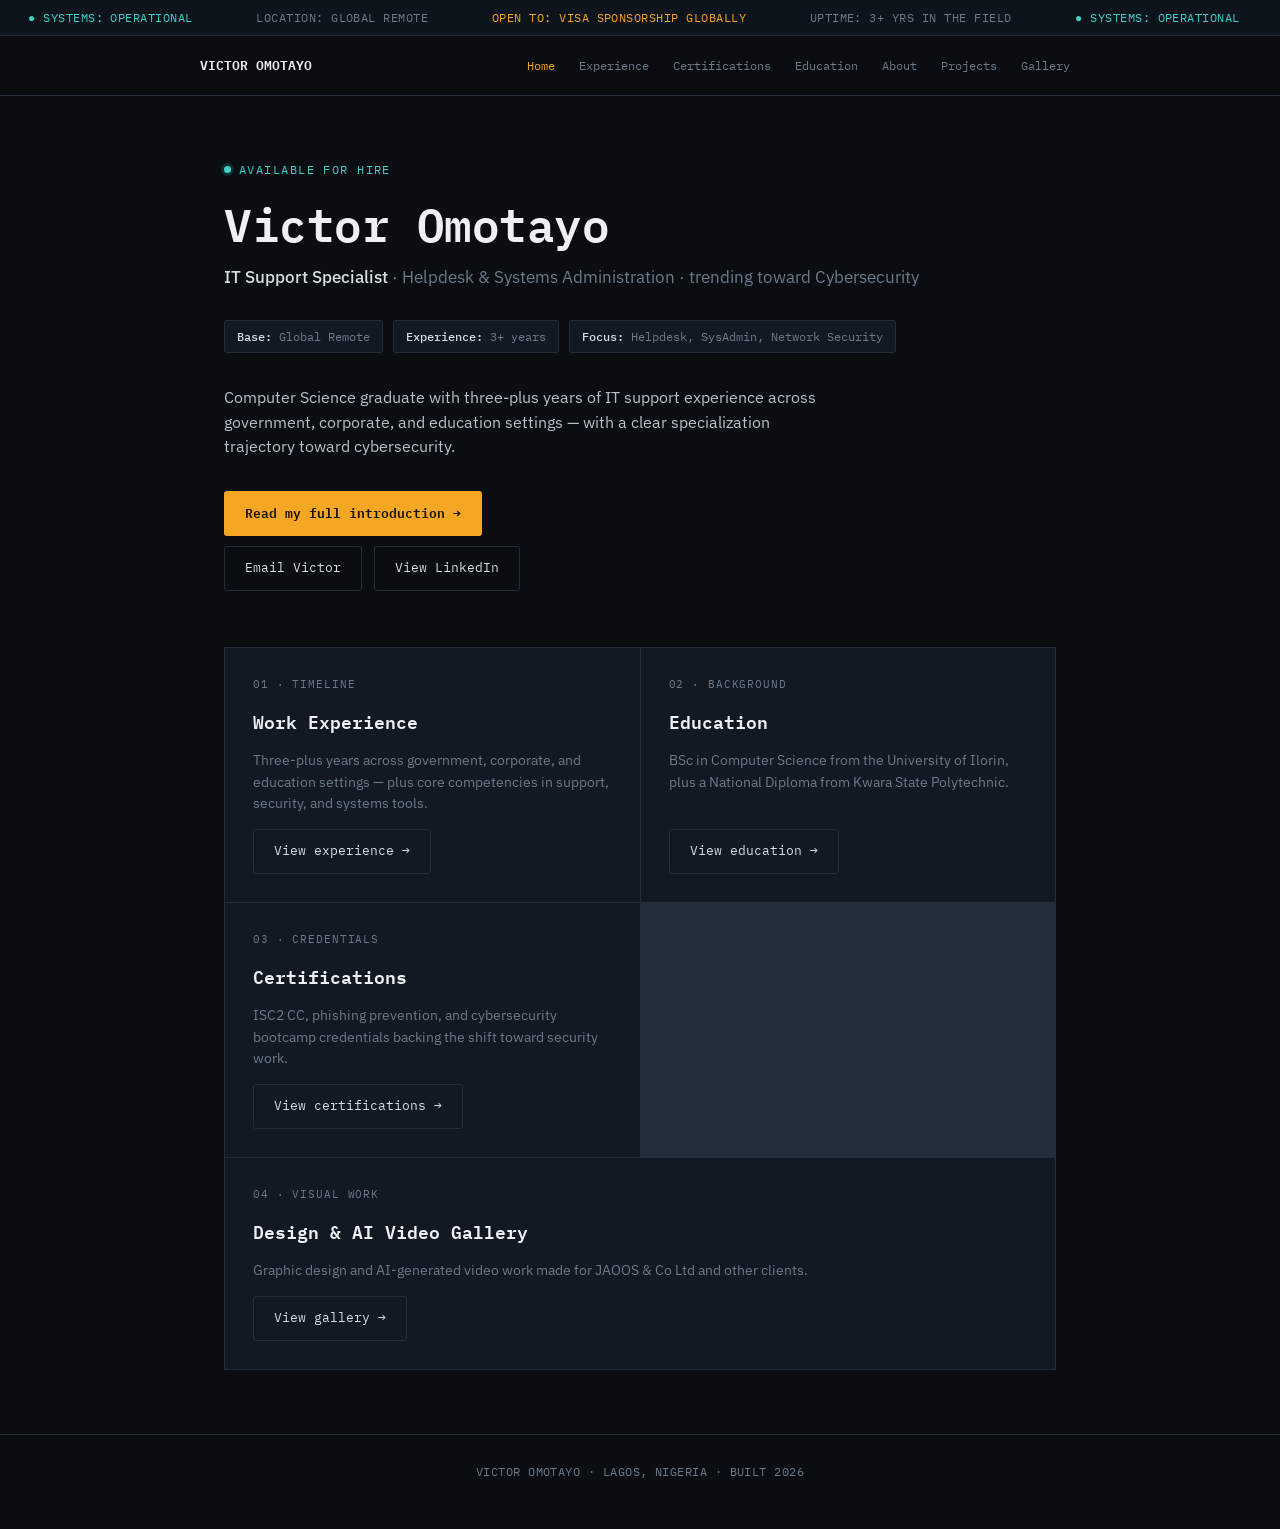
<file: index.html>
<!DOCTYPE html>
<html lang="en">
<head>
<meta charset="UTF-8">
<meta name="viewport" content="width=device-width, initial-scale=1.0">
<title>Victor Omotayo — IT Support &amp; Systems Specialist</title>
<meta name="description" content="IT support and cybersecurity specialist based remotely, open to visa sponsorship globally. 3+ years across government, corporate, and education settings.">
<link rel="icon" href="data:image/svg+xml,%3Csvg xmlns='http://www.w3.org/2000/svg' viewBox='0 0 64 64'%3E%3Crect width='64' height='64' rx='12' fill='%230A0E12'/%3E%3Ctext x='32' y='43' font-family='monospace' font-size='30' font-weight='700' fill='%23F5A623' text-anchor='middle'%3EV%3C/text%3E%3C/svg%3E">
<meta property="og:title" content="Victor Omotayo — IT Support & Cybersecurity Specialist">
<meta property="og:description" content="IT support and cybersecurity specialist based remotely, open to visa sponsorship globally. 3+ years across government, corporate, and education settings.">
<meta property="og:type" content="website">
<meta name="twitter:card" content="summary">
<meta name="twitter:title" content="Victor Omotayo — IT Support & Cybersecurity Specialist">
<meta name="twitter:description" content="IT support and cybersecurity specialist based remotely, open to visa sponsorship globally. 3+ years across government, corporate, and education settings.">
<link rel="preconnect" href="https://fonts.googleapis.com">
<link rel="preconnect" href="https://fonts.gstatic.com" crossorigin>
<link href="https://fonts.googleapis.com/css2?family=IBM+Plex+Mono:wght@400;500;600;700&family=IBM+Plex+Sans:wght@400;500;600;700&display=swap" rel="stylesheet">
<link rel="stylesheet" href="style.css">
</head>
<body>

<div class="ticker" aria-hidden="true">
  <div class="ticker-track">
    <span class="ok">● SYSTEMS: OPERATIONAL</span>
    <span>LOCATION: GLOBAL REMOTE</span>
    <span class="warn">OPEN TO: VISA SPONSORSHIP GLOBALLY</span>
    <span>UPTIME: 3+ YRS IN THE FIELD</span>
    <span class="ok">● SYSTEMS: OPERATIONAL</span>
    <span>LOCATION: GLOBAL REMOTE</span>
    <span class="warn">OPEN TO: VISA SPONSORSHIP GLOBALLY</span>
    <span>UPTIME: 3+ YRS IN THE FIELD</span>
  </div>
</div>

<nav class="nav">
  <div class="wrap nav-inner">
    <a class="nav-name" href="index.html">VICTOR OMOTAYO</a>
    <div class="nav-links">
      <a href="index.html" class="active">Home</a>
      <a href="experience.html">Experience</a>
      <a href="certifications.html">Certifications</a>
      <a href="education.html">Education</a>
      <a href="about.html">About</a>
      <a href="projects.html">Projects</a>
      <a href="gallery.html">Gallery</a>
    </div>
  </div>
</nav>

<main class="wrap">

  <section class="hero">
    <div class="eyebrow"><span class="dot"></span> AVAILABLE FOR HIRE</div>
    <h1>Victor Omotayo</h1>
    <p class="role-line"><strong>IT Support Specialist</strong> · Helpdesk &amp; Systems Administration · trending toward Cybersecurity</p>

    <div class="meta-row">
      <span class="meta-chip"><b>Base:</b> Global Remote</span>
      <span class="meta-chip"><b>Experience:</b> 3+ years</span>
      <span class="meta-chip"><b>Focus:</b> Helpdesk, SysAdmin, Network Security</span>
    </div>

    <p class="summary">Computer Science graduate with three-plus years of IT support experience across government, corporate, and education settings — with a clear specialization trajectory toward cybersecurity.</p>

    <div class="cta-row">
      <a class="btn btn-primary" href="about.html">Read my full introduction →</a>
    </div>

    <div class="cta-row" style="margin-top:10px;">
      <a class="btn btn-ghost" href="mailto:samuelvictor200@gmail.com">Email Victor</a>
      <a class="btn btn-ghost" href="https://www.linkedin.com/in/victor-samuel-omotayo-9854b4126/" target="_blank" rel="noopener">View LinkedIn</a>
    </div>
  </section>

  <div class="card-grid">

    <div class="nav-card">
      <span class="tag">01 · TIMELINE</span>
      <h2>Work Experience</h2>
      <p>Three-plus years across government, corporate, and education settings — plus core competencies in support, security, and systems tools.</p>
      <a class="btn btn-ghost" href="experience.html">View experience →</a>
    </div>

    <div class="nav-card">
      <span class="tag">02 · BACKGROUND</span>
      <h2>Education</h2>
      <p>BSc in Computer Science from the University of Ilorin, plus a National Diploma from Kwara State Polytechnic.</p>
      <a class="btn btn-ghost" href="education.html">View education →</a>
    </div>

    <div class="nav-card">
      <span class="tag">03 · CREDENTIALS</span>
      <h2>Certifications</h2>
      <p>ISC2 CC, phishing prevention, and cybersecurity bootcamp credentials backing the shift toward security work.</p>
      <a class="btn btn-ghost" href="certifications.html">View certifications →</a>
    </div>

    <div class="nav-card" style="grid-column: 1 / -1;">
      <span class="tag">04 · VISUAL WORK</span>
      <h2>Design &amp; AI Video Gallery</h2>
      <p>Graphic design and AI-generated video work made for JAOOS &amp; Co Ltd and other clients.</p>
      <a class="btn btn-ghost" href="gallery.html">View gallery →</a>
    </div>

  </div>

</main>

<footer>VICTOR OMOTAYO · LAGOS, NIGERIA · BUILT 2026</footer>

</body>
</html>
</file>
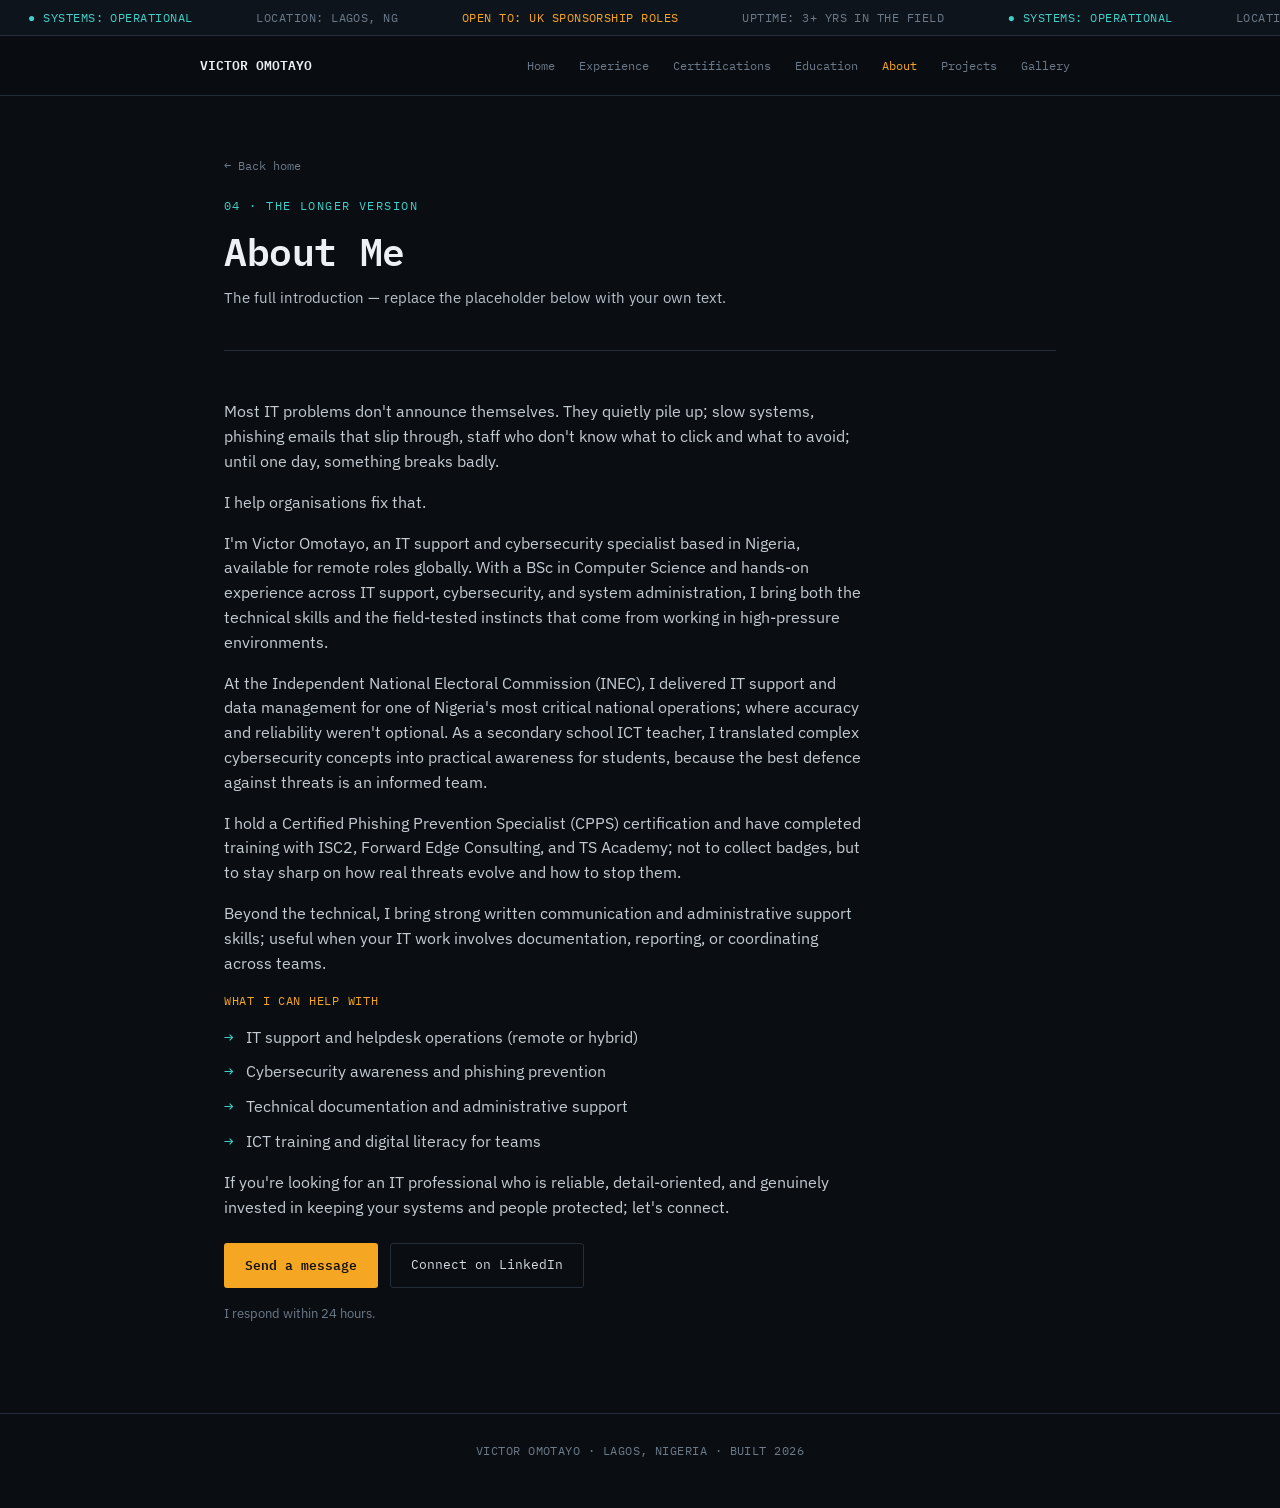
<file: about.html>
<!DOCTYPE html>
<html lang="en">
<head>
<meta charset="UTF-8">
<meta name="viewport" content="width=device-width, initial-scale=1.0">
<title>About — Victor Omotayo</title>
<meta name="description" content="The full introduction: how Victor Omotayo helps organisations fix quietly-piling IT and security problems before they break.">
<link rel="icon" href="data:image/svg+xml,%3Csvg xmlns='http://www.w3.org/2000/svg' viewBox='0 0 64 64'%3E%3Crect width='64' height='64' rx='12' fill='%230A0E12'/%3E%3Ctext x='32' y='43' font-family='monospace' font-size='30' font-weight='700' fill='%23F5A623' text-anchor='middle'%3EV%3C/text%3E%3C/svg%3E">
<meta property="og:title" content="About — Victor Omotayo">
<meta property="og:description" content="The full introduction: how Victor Omotayo helps organisations fix quietly-piling IT and security problems before they break.">
<meta property="og:type" content="website">
<meta name="twitter:card" content="summary">
<meta name="twitter:title" content="About — Victor Omotayo">
<meta name="twitter:description" content="The full introduction: how Victor Omotayo helps organisations fix quietly-piling IT and security problems before they break.">
<link rel="preconnect" href="https://fonts.googleapis.com">
<link rel="preconnect" href="https://fonts.gstatic.com" crossorigin>
<link href="https://fonts.googleapis.com/css2?family=IBM+Plex+Mono:wght@400;500;600;700&family=IBM+Plex+Sans:wght@400;500;600;700&display=swap" rel="stylesheet">
<link rel="stylesheet" href="style.css">
</head>
<body>

<div class="ticker" aria-hidden="true">
  <div class="ticker-track">
    <span class="ok">● SYSTEMS: OPERATIONAL</span>
    <span>LOCATION: LAGOS, NG</span>
    <span class="warn">OPEN TO: UK SPONSORSHIP ROLES</span>
    <span>UPTIME: 3+ YRS IN THE FIELD</span>
    <span class="ok">● SYSTEMS: OPERATIONAL</span>
    <span>LOCATION: LAGOS, NG</span>
    <span class="warn">OPEN TO: UK SPONSORSHIP ROLES</span>
    <span>UPTIME: 3+ YRS IN THE FIELD</span>
  </div>
</div>

<nav class="nav">
  <div class="wrap nav-inner">
    <a class="nav-name" href="index.html">VICTOR OMOTAYO</a>
    <div class="nav-links">
      <a href="index.html">Home</a>
      <a href="experience.html">Experience</a>
      <a href="certifications.html">Certifications</a>
      <a href="education.html">Education</a>
      <a href="about.html" class="active">About</a>
      <a href="projects.html">Projects</a>
      <a href="gallery.html">Gallery</a>
    </div>
  </div>
</nav>

<main class="wrap">
  <div class="page-head">
    <a class="back-link" href="index.html">← Back home</a>
    <div class="page-eyebrow">04 · The Longer Version</div>
    <h1 class="page-title">About Me</h1>
    <p class="page-sub">The full introduction — replace the placeholder below with your own text.</p>
  </div>

  <section>
    <div class="prose">
      <p>Most IT problems don't announce themselves. They quietly pile up; slow systems, phishing emails that slip through, staff who don't know what to click and what to avoid; until one day, something breaks badly.</p>

      <p>I help organisations fix that.</p>

      <p>I'm Victor Omotayo, an IT support and cybersecurity specialist based in Nigeria, available for remote roles globally. With a BSc in Computer Science and hands-on experience across IT support, cybersecurity, and system administration, I bring both the technical skills and the field-tested instincts that come from working in high-pressure environments.</p>

      <p>At the Independent National Electoral Commission (INEC), I delivered IT support and data management for one of Nigeria's most critical national operations; where accuracy and reliability weren't optional. As a secondary school ICT teacher, I translated complex cybersecurity concepts into practical awareness for students, because the best defence against threats is an informed team.</p>

      <p>I hold a Certified Phishing Prevention Specialist (CPPS) certification and have completed training with ISC2, Forward Edge Consulting, and TS Academy; not to collect badges, but to stay sharp on how real threats evolve and how to stop them.</p>

      <p>Beyond the technical, I bring strong written communication and administrative support skills; useful when your IT work involves documentation, reporting, or coordinating across teams.</p>

      <div>
        <div style="font-family: var(--mono); font-size: 12px; color: var(--amber); letter-spacing: 0.06em; text-transform: uppercase; margin-bottom: 14px;">What I can help with</div>
        <ul style="list-style:none; display:flex; flex-direction:column; gap:10px;">
          <li style="position:relative; padding-left:22px;"><span style="position:absolute; left:0; color: var(--cyan); font-family: var(--mono);">→</span>IT support and helpdesk operations (remote or hybrid)</li>
          <li style="position:relative; padding-left:22px;"><span style="position:absolute; left:0; color: var(--cyan); font-family: var(--mono);">→</span>Cybersecurity awareness and phishing prevention</li>
          <li style="position:relative; padding-left:22px;"><span style="position:absolute; left:0; color: var(--cyan); font-family: var(--mono);">→</span>Technical documentation and administrative support</li>
          <li style="position:relative; padding-left:22px;"><span style="position:absolute; left:0; color: var(--cyan); font-family: var(--mono);">→</span>ICT training and digital literacy for teams</li>
        </ul>
      </div>

      <p>If you're looking for an IT professional who is reliable, detail-oriented, and genuinely invested in keeping your systems and people protected; let's connect.</p>

      <div class="cta-row" style="margin-top:8px;">
        <a class="btn btn-primary" href="mailto:samuelvictor200@gmail.com">Send a message</a>
        <a class="btn btn-ghost" href="https://www.linkedin.com/in/victor-samuel-omotayo-9854b4126/" target="_blank" rel="noopener">Connect on LinkedIn</a>
      </div>
      <p style="color: var(--muted); font-size: 13px;">I respond within 24 hours.</p>
    </div>
  </section>
</main>

<footer>VICTOR OMOTAYO · LAGOS, NIGERIA · BUILT 2026</footer>

</body>
</html>
</file>
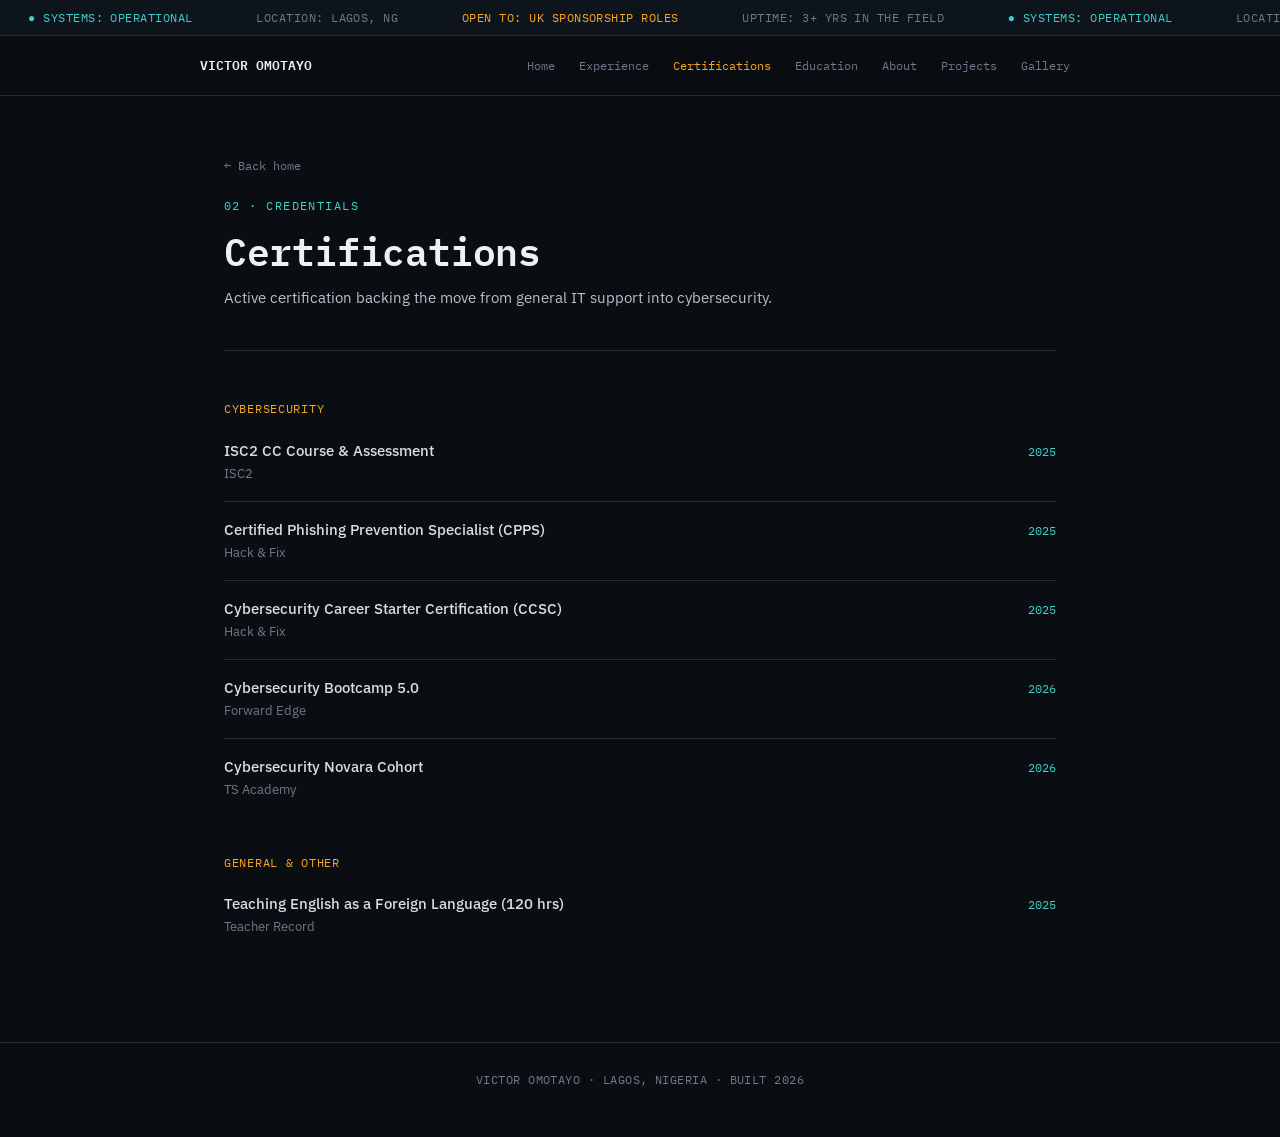
<file: certifications.html>
<!DOCTYPE html>
<html lang="en">
<head>
<meta charset="UTF-8">
<meta name="viewport" content="width=device-width, initial-scale=1.0">
<title>Certifications — Victor Omotayo</title>
<meta name="description" content="Cybersecurity and IT certifications including ISC2 CC and Certified Phishing Prevention Specialist (CPPS).">
<link rel="icon" href="data:image/svg+xml,%3Csvg xmlns='http://www.w3.org/2000/svg' viewBox='0 0 64 64'%3E%3Crect width='64' height='64' rx='12' fill='%230A0E12'/%3E%3Ctext x='32' y='43' font-family='monospace' font-size='30' font-weight='700' fill='%23F5A623' text-anchor='middle'%3EV%3C/text%3E%3C/svg%3E">
<meta property="og:title" content="Certifications — Victor Omotayo">
<meta property="og:description" content="Cybersecurity and IT certifications including ISC2 CC and Certified Phishing Prevention Specialist (CPPS).">
<meta property="og:type" content="website">
<meta name="twitter:card" content="summary">
<meta name="twitter:title" content="Certifications — Victor Omotayo">
<meta name="twitter:description" content="Cybersecurity and IT certifications including ISC2 CC and Certified Phishing Prevention Specialist (CPPS).">
<link rel="preconnect" href="https://fonts.googleapis.com">
<link rel="preconnect" href="https://fonts.gstatic.com" crossorigin>
<link href="https://fonts.googleapis.com/css2?family=IBM+Plex+Mono:wght@400;500;600;700&family=IBM+Plex+Sans:wght@400;500;600;700&display=swap" rel="stylesheet">
<link rel="stylesheet" href="style.css">
</head>
<body>

<div class="ticker" aria-hidden="true">
  <div class="ticker-track">
    <span class="ok">● SYSTEMS: OPERATIONAL</span>
    <span>LOCATION: LAGOS, NG</span>
    <span class="warn">OPEN TO: UK SPONSORSHIP ROLES</span>
    <span>UPTIME: 3+ YRS IN THE FIELD</span>
    <span class="ok">● SYSTEMS: OPERATIONAL</span>
    <span>LOCATION: LAGOS, NG</span>
    <span class="warn">OPEN TO: UK SPONSORSHIP ROLES</span>
    <span>UPTIME: 3+ YRS IN THE FIELD</span>
  </div>
</div>

<nav class="nav">
  <div class="wrap nav-inner">
    <a class="nav-name" href="index.html">VICTOR OMOTAYO</a>
    <div class="nav-links">
      <a href="index.html">Home</a>
      <a href="experience.html">Experience</a>
      <a href="certifications.html" class="active">Certifications</a>
      <a href="education.html">Education</a>
      <a href="about.html">About</a>
      <a href="projects.html">Projects</a>
      <a href="gallery.html">Gallery</a>
    </div>
  </div>
</nav>

<main class="wrap">
  <div class="page-head">
    <a class="back-link" href="index.html">← Back home</a>
    <div class="page-eyebrow">02 · Credentials</div>
    <h1 class="page-title">Certifications</h1>
    <p class="page-sub">Active certification backing the move from general IT support into cybersecurity.</p>
  </div>

  <section>
    <div style="font-family: var(--mono); font-size: 12px; color: var(--amber); letter-spacing: 0.06em; text-transform: uppercase; margin-bottom: 4px;">Cybersecurity</div>
    <div class="cert-list">
      <div class="cert">
        <div><div class="cert-name">ISC2 CC Course &amp; Assessment</div><div class="cert-issuer">ISC2</div></div>
        <div class="cert-year">2025</div>
      </div>
      <div class="cert">
        <div><div class="cert-name">Certified Phishing Prevention Specialist (CPPS)</div><div class="cert-issuer">Hack &amp; Fix</div></div>
        <div class="cert-year">2025</div>
      </div>
      <div class="cert">
        <div><div class="cert-name">Cybersecurity Career Starter Certification (CCSC)</div><div class="cert-issuer">Hack &amp; Fix</div></div>
        <div class="cert-year">2025</div>
      </div>
      <div class="cert">
        <div><div class="cert-name">Cybersecurity Bootcamp 5.0</div><div class="cert-issuer">Forward Edge</div></div>
        <div class="cert-year">2026</div>
      </div>
      <div class="cert">
        <div><div class="cert-name">Cybersecurity Novara Cohort</div><div class="cert-issuer">TS Academy</div></div>
        <div class="cert-year">2026</div>
      </div>
    </div>

    <div style="font-family: var(--mono); font-size: 12px; color: var(--amber); letter-spacing: 0.06em; text-transform: uppercase; margin: 36px 0 4px;">General &amp; Other</div>
    <div class="cert-list">
      <div class="cert">
        <div><div class="cert-name">Teaching English as a Foreign Language (120 hrs)</div><div class="cert-issuer">Teacher Record</div></div>
        <div class="cert-year">2025</div>
      </div>
    </div>
  </section>
</main>

<footer>VICTOR OMOTAYO · LAGOS, NIGERIA · BUILT 2026</footer>

</body>
</html>
</file>
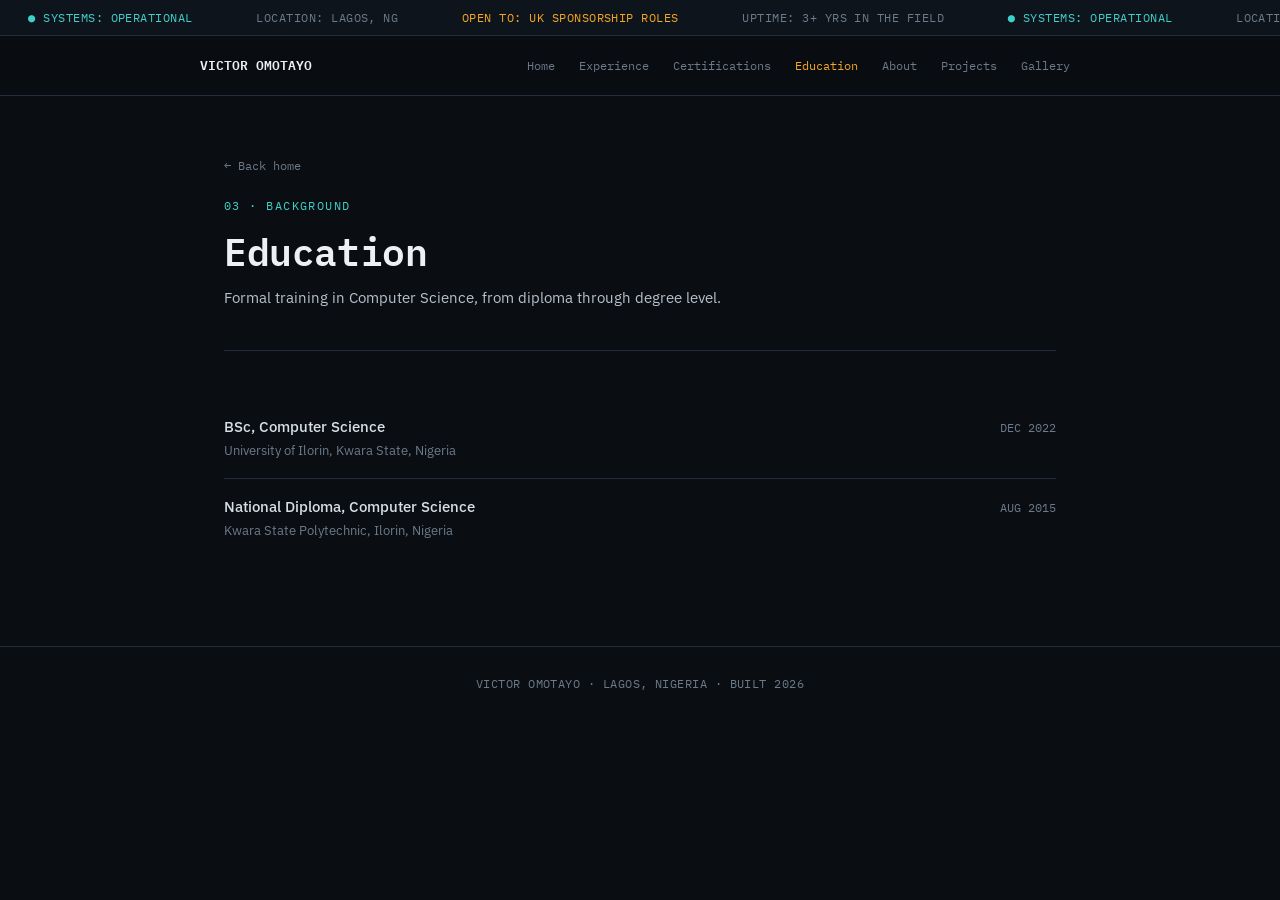
<file: education.html>
<!DOCTYPE html>
<html lang="en">
<head>
<meta charset="UTF-8">
<meta name="viewport" content="width=device-width, initial-scale=1.0">
<title>Education — Victor Omotayo</title>
<meta name="description" content="BSc in Computer Science from the University of Ilorin, plus a National Diploma from Kwara State Polytechnic.">
<link rel="icon" href="data:image/svg+xml,%3Csvg xmlns='http://www.w3.org/2000/svg' viewBox='0 0 64 64'%3E%3Crect width='64' height='64' rx='12' fill='%230A0E12'/%3E%3Ctext x='32' y='43' font-family='monospace' font-size='30' font-weight='700' fill='%23F5A623' text-anchor='middle'%3EV%3C/text%3E%3C/svg%3E">
<meta property="og:title" content="Education — Victor Omotayo">
<meta property="og:description" content="BSc in Computer Science from the University of Ilorin, plus a National Diploma from Kwara State Polytechnic.">
<meta property="og:type" content="website">
<meta name="twitter:card" content="summary">
<meta name="twitter:title" content="Education — Victor Omotayo">
<meta name="twitter:description" content="BSc in Computer Science from the University of Ilorin, plus a National Diploma from Kwara State Polytechnic.">
<link rel="preconnect" href="https://fonts.googleapis.com">
<link rel="preconnect" href="https://fonts.gstatic.com" crossorigin>
<link href="https://fonts.googleapis.com/css2?family=IBM+Plex+Mono:wght@400;500;600;700&family=IBM+Plex+Sans:wght@400;500;600;700&display=swap" rel="stylesheet">
<link rel="stylesheet" href="style.css">
</head>
<body>

<div class="ticker" aria-hidden="true">
  <div class="ticker-track">
    <span class="ok">● SYSTEMS: OPERATIONAL</span>
    <span>LOCATION: LAGOS, NG</span>
    <span class="warn">OPEN TO: UK SPONSORSHIP ROLES</span>
    <span>UPTIME: 3+ YRS IN THE FIELD</span>
    <span class="ok">● SYSTEMS: OPERATIONAL</span>
    <span>LOCATION: LAGOS, NG</span>
    <span class="warn">OPEN TO: UK SPONSORSHIP ROLES</span>
    <span>UPTIME: 3+ YRS IN THE FIELD</span>
  </div>
</div>

<nav class="nav">
  <div class="wrap nav-inner">
    <a class="nav-name" href="index.html">VICTOR OMOTAYO</a>
    <div class="nav-links">
      <a href="index.html">Home</a>
      <a href="experience.html">Experience</a>
      <a href="certifications.html">Certifications</a>
      <a href="education.html" class="active">Education</a>
      <a href="about.html">About</a>
      <a href="projects.html">Projects</a>
      <a href="gallery.html">Gallery</a>
    </div>
  </div>
</nav>

<main class="wrap">
  <div class="page-head">
    <a class="back-link" href="index.html">← Back home</a>
    <div class="page-eyebrow">03 · Background</div>
    <h1 class="page-title">Education</h1>
    <p class="page-sub">Formal training in Computer Science, from diploma through degree level.</p>
  </div>

  <section>
    <div class="edu">
      <div><div class="edu-school">BSc, Computer Science</div><div class="edu-place">University of Ilorin, Kwara State, Nigeria</div></div>
      <div class="edu-year">DEC 2022</div>
    </div>
    <div class="edu">
      <div><div class="edu-school">National Diploma, Computer Science</div><div class="edu-place">Kwara State Polytechnic, Ilorin, Nigeria</div></div>
      <div class="edu-year">AUG 2015</div>
    </div>
  </section>
</main>

<footer>VICTOR OMOTAYO · LAGOS, NIGERIA · BUILT 2026</footer>

</body>
</html>
</file>
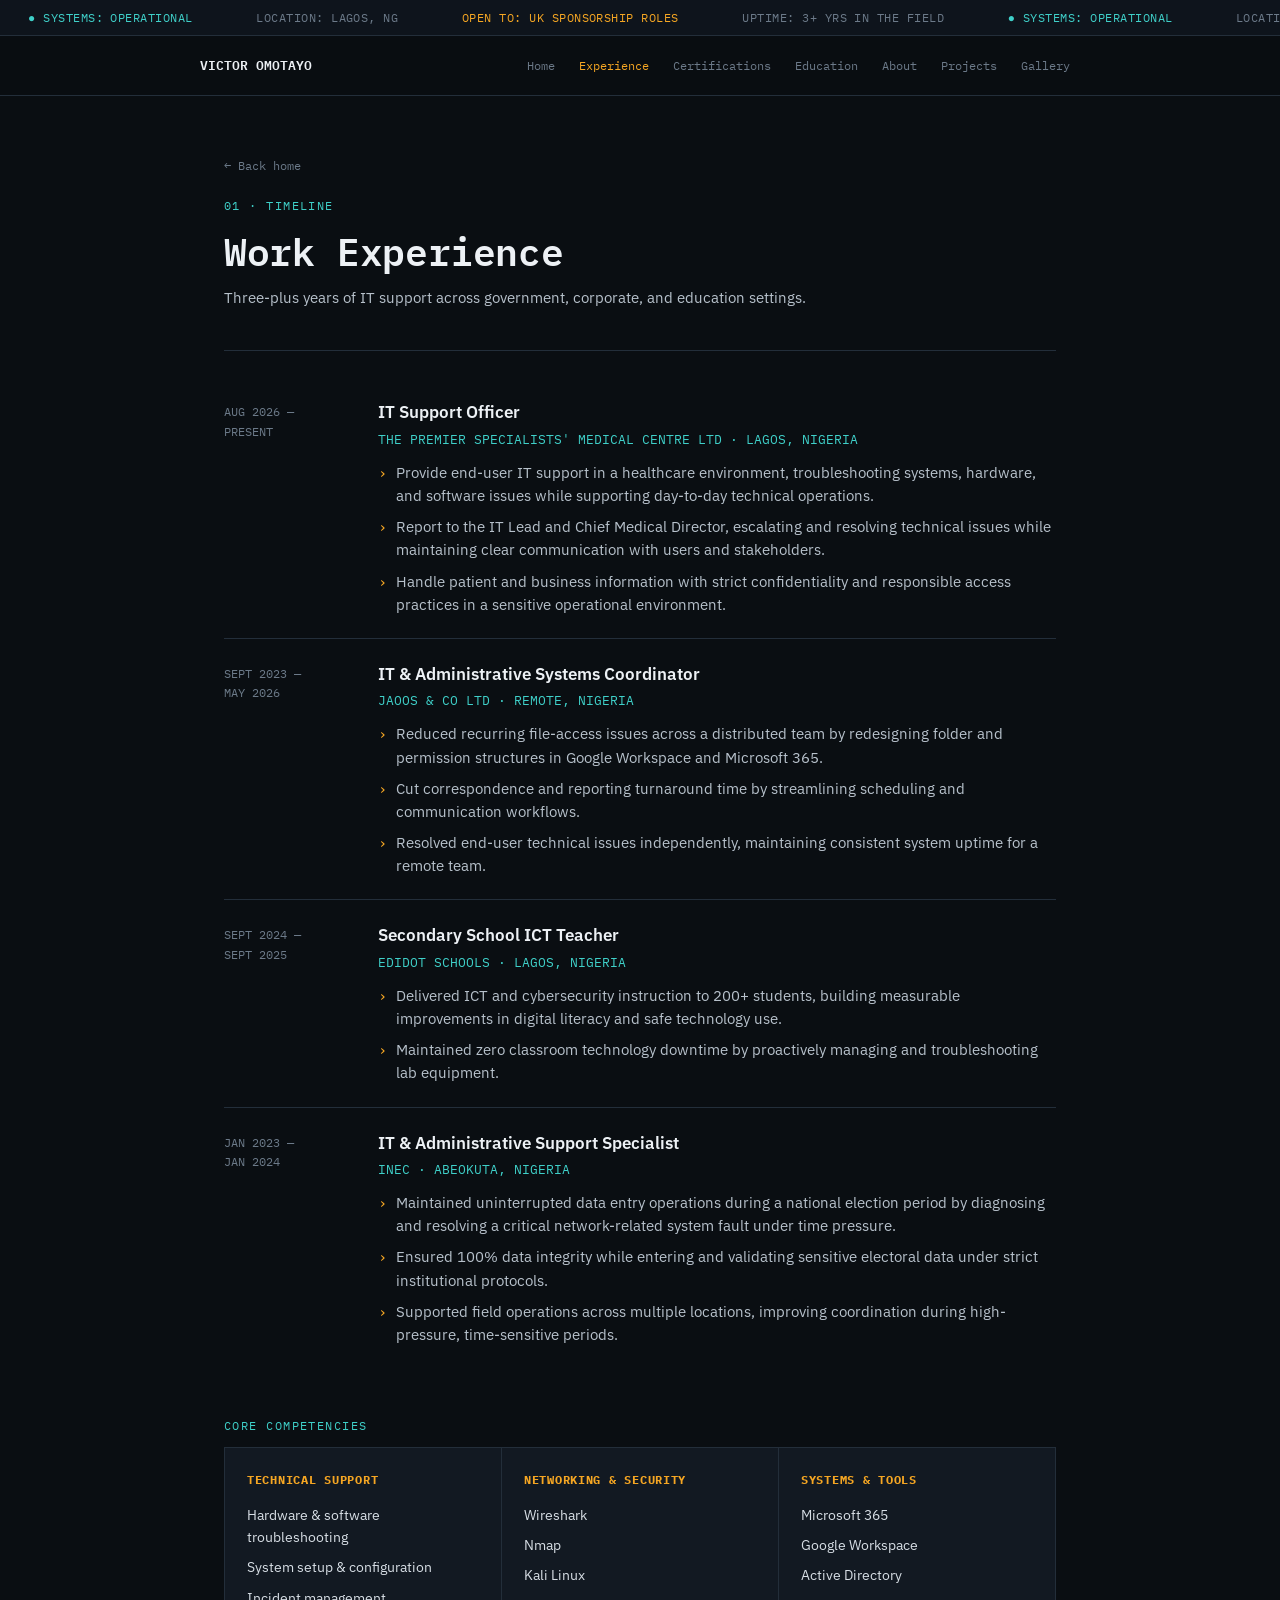
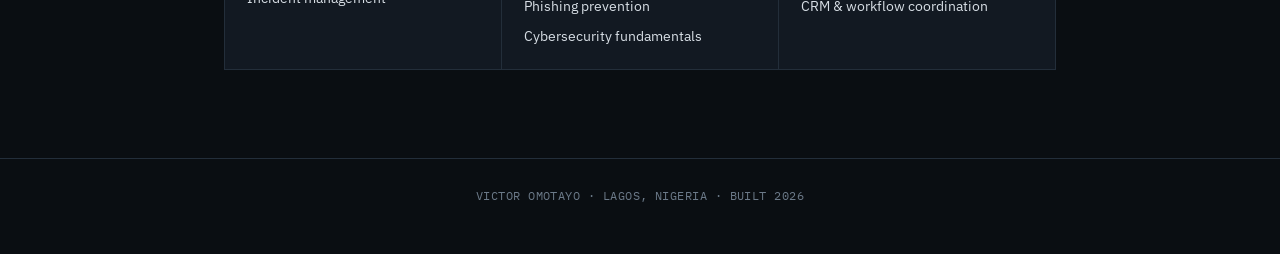
<file: experience.html>
<!DOCTYPE html>
<html lang="en">
<head>
<meta charset="UTF-8">
<meta name="viewport" content="width=device-width, initial-scale=1.0">
<title>Experience — Victor Omotayo</title>
<meta name="description" content="IT support and systems administration experience across healthcare, corporate, government, and education environments, plus core technical competencies.">
<link rel="icon" href="data:image/svg+xml,%3Csvg xmlns='http://www.w3.org/2000/svg' viewBox='0 0 64 64'%3E%3Crect width='64' height='64' rx='12' fill='%230A0E12'/%3E%3Ctext x='32' y='43' font-family='monospace' font-size='30' font-weight='700' fill='%23F5A623' text-anchor='middle'%3EV%3C/text%3E%3C/svg%3E">
<meta property="og:title" content="Work Experience — Victor Omotayo">
<meta property="og:description" content="IT support and systems administration experience across healthcare, corporate, government, and education environments, plus core technical competencies.">
<meta property="og:type" content="website">
<meta name="twitter:card" content="summary">
<meta name="twitter:title" content="Work Experience — Victor Omotayo">
<meta name="twitter:description" content="IT support and systems administration experience across healthcare, corporate, government, and education environments, plus core technical competencies.">
<link rel="preconnect" href="https://fonts.googleapis.com">
<link rel="preconnect" href="https://fonts.gstatic.com" crossorigin>
<link href="https://fonts.googleapis.com/css2?family=IBM+Plex+Mono:wght@400;500;600;700&family=IBM+Plex+Sans:wght@400;500;600;700&display=swap" rel="stylesheet">
<link rel="stylesheet" href="style.css">
</head>
<body>

<div class="ticker" aria-hidden="true">
  <div class="ticker-track">
    <span class="ok">● SYSTEMS: OPERATIONAL</span>
    <span>LOCATION: LAGOS, NG</span>
    <span class="warn">OPEN TO: UK SPONSORSHIP ROLES</span>
    <span>UPTIME: 3+ YRS IN THE FIELD</span>
    <span class="ok">● SYSTEMS: OPERATIONAL</span>
    <span>LOCATION: LAGOS, NG</span>
    <span class="warn">OPEN TO: UK SPONSORSHIP ROLES</span>
    <span>UPTIME: 3+ YRS IN THE FIELD</span>
  </div>
</div>

<nav class="nav">
  <div class="wrap nav-inner">
    <a class="nav-name" href="index.html">VICTOR OMOTAYO</a>
    <div class="nav-links">
      <a href="index.html">Home</a>
      <a href="experience.html" class="active">Experience</a>
      <a href="certifications.html">Certifications</a>
      <a href="education.html">Education</a>
      <a href="about.html">About</a>
      <a href="projects.html">Projects</a>
      <a href="gallery.html">Gallery</a>
    </div>
  </div>
</nav>

<main class="wrap">
  <div class="page-head">
    <a class="back-link" href="index.html">← Back home</a>
    <div class="page-eyebrow">01 · Timeline</div>
    <h1 class="page-title">Work Experience</h1>
    <p class="page-sub">Three-plus years of IT support across government, corporate, and education settings.</p>
  </div>

  <section>
    <div class="job">
      <div class="job-dates">AUG 2026 —<br>PRESENT</div>
      <div>
        <div class="job-title">IT Support Officer</div>
        <div class="job-org">THE PREMIER SPECIALISTS' MEDICAL CENTRE LTD · LAGOS, NIGERIA</div>
        <ul>
          <li>Provide end-user IT support in a healthcare environment, troubleshooting systems, hardware, and software issues while supporting day-to-day technical operations.</li>
          <li>Report to the IT Lead and Chief Medical Director, escalating and resolving technical issues while maintaining clear communication with users and stakeholders.</li>
          <li>Handle patient and business information with strict confidentiality and responsible access practices in a sensitive operational environment.</li>
        </ul>
      </div>
    </div>

    <div class="job">
      <div class="job-dates">SEPT 2023 —<br>MAY 2026</div>
      <div>
        <div class="job-title">IT &amp; Administrative Systems Coordinator</div>
        <div class="job-org">JAOOS &amp; CO LTD · REMOTE, NIGERIA</div>
        <ul>
          <li>Reduced recurring file-access issues across a distributed team by redesigning folder and permission structures in Google Workspace and Microsoft 365.</li>
          <li>Cut correspondence and reporting turnaround time by streamlining scheduling and communication workflows.</li>
          <li>Resolved end-user technical issues independently, maintaining consistent system uptime for a remote team.</li>
        </ul>
      </div>
    </div>

    <div class="job">
      <div class="job-dates">SEPT 2024 —<br>SEPT 2025</div>
      <div>
        <div class="job-title">Secondary School ICT Teacher</div>
        <div class="job-org">EDIDOT SCHOOLS · LAGOS, NIGERIA</div>
        <ul>
          <li>Delivered ICT and cybersecurity instruction to 200+ students, building measurable improvements in digital literacy and safe technology use.</li>
          <li>Maintained zero classroom technology downtime by proactively managing and troubleshooting lab equipment.</li>
        </ul>
      </div>
    </div>

    <div class="job">
      <div class="job-dates">JAN 2023 —<br>JAN 2024</div>
      <div>
        <div class="job-title">IT &amp; Administrative Support Specialist</div>
        <div class="job-org">INEC · ABEOKUTA, NIGERIA</div>
        <ul>
          <li>Maintained uninterrupted data entry operations during a national election period by diagnosing and resolving a critical network-related system fault under time pressure.</li>
          <li>Ensured 100% data integrity while entering and validating sensitive electoral data under strict institutional protocols.</li>
          <li>Supported field operations across multiple locations, improving coordination during high-pressure, time-sensitive periods.</li>
        </ul>
      </div>
    </div>
  </section>

  <section style="padding-top:0;">
    <div class="page-eyebrow" style="margin-bottom:8px;">Core Competencies</div>
    <div class="skill-grid">
      <div class="skill-card">
        <h3>Technical Support</h3>
        <ul>
          <li>Hardware &amp; software troubleshooting</li>
          <li>System setup &amp; configuration</li>
          <li>Incident management</li>
        </ul>
      </div>
      <div class="skill-card">
        <h3>Networking &amp; Security</h3>
        <ul>
          <li>Wireshark</li>
          <li>Nmap</li>
          <li>Kali Linux</li>
          <li>Phishing prevention</li>
          <li>Cybersecurity fundamentals</li>
        </ul>
      </div>
      <div class="skill-card">
        <h3>Systems &amp; Tools</h3>
        <ul>
          <li>Microsoft 365</li>
          <li>Google Workspace</li>
          <li>Active Directory</li>
          <li>CRM &amp; workflow coordination</li>
        </ul>
      </div>
    </div>
  </section>
</main>

<footer>VICTOR OMOTAYO · LAGOS, NIGERIA · BUILT 2026</footer>

</body>
</html>
</file>
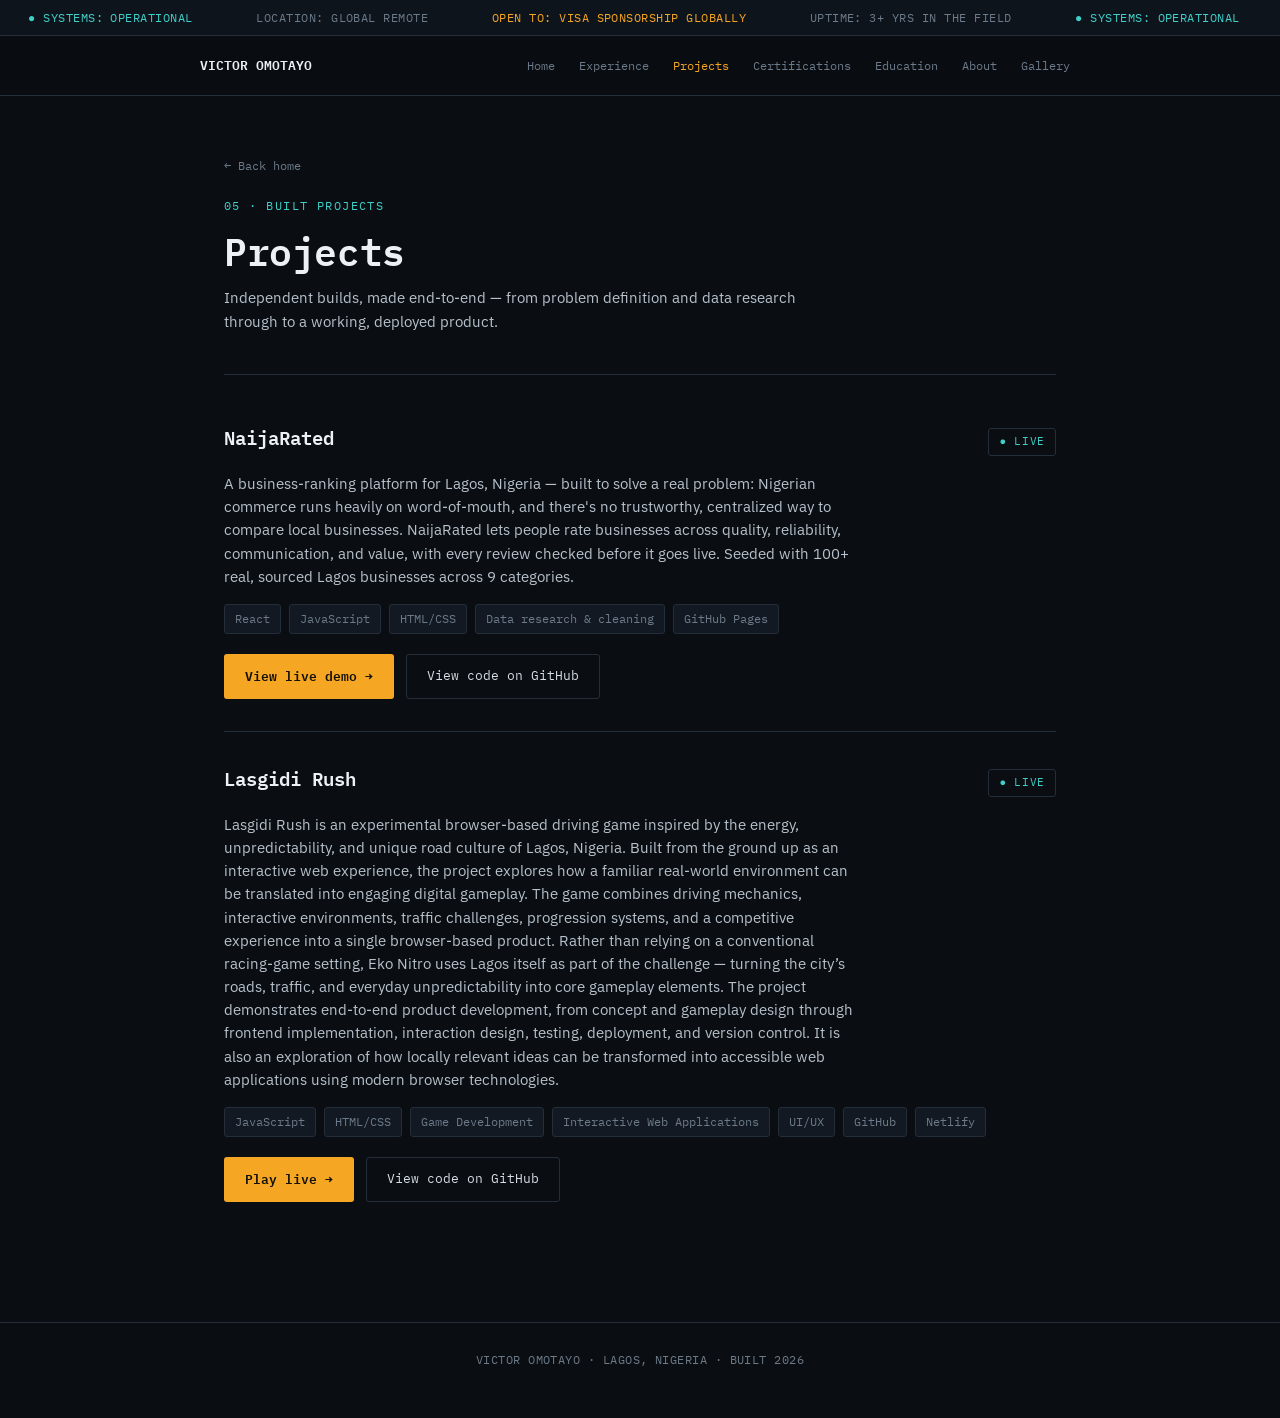
<file: projects.html>
<!DOCTYPE html>
<html lang="en">
<head>
<meta charset="UTF-8">
<meta name="viewport" content="width=device-width, initial-scale=1.0">
<title>Projects — Victor Omotayo</title>
<meta name="description" content="Personal and client projects by Victor Omotayo, including NaijaRated, a business ranking platform for Lagos, Nigeria.">
<link rel="icon" href="data:image/svg+xml,%3Csvg xmlns='http://www.w3.org/2000/svg' viewBox='0 0 64 64'%3E%3Crect width='64' height='64' rx='12' fill='%230A0E12'/%3E%3Ctext x='32' y='43' font-family='monospace' font-size='30' font-weight='700' fill='%23F5A623' text-anchor='middle'%3EV%3C/text%3E%3C/svg%3E">
<meta property="og:title" content="Projects — Victor Omotayo">
<meta property="og:description" content="Personal and client projects by Victor Omotayo, including NaijaRated, a business ranking platform for Lagos, Nigeria.">
<meta property="og:type" content="website">
<meta name="twitter:card" content="summary">
<meta name="twitter:title" content="Projects — Victor Omotayo">
<meta name="twitter:description" content="Personal and client projects by Victor Omotayo, including NaijaRated, a business ranking platform for Lagos, Nigeria.">
<link rel="preconnect" href="https://fonts.googleapis.com">
<link rel="preconnect" href="https://fonts.gstatic.com" crossorigin>
<link href="https://fonts.googleapis.com/css2?family=IBM+Plex+Mono:wght@400;500;600;700&family=IBM+Plex+Sans:wght@400;500;600;700&display=swap" rel="stylesheet">
<link rel="stylesheet" href="style.css">
<style>
  /* Page-specific additions — kept minimal, reuses existing design tokens from style.css */
  .project{
    border-top: 1px solid var(--line);
    padding: 32px 0;
    display: flex;
    flex-direction: column;
    gap: 16px;
  }
  .project:first-child{ border-top: none; padding-top: 0; }
  .project-head{
    display: flex;
    justify-content: space-between;
    align-items: baseline;
    gap: 16px;
    flex-wrap: wrap;
  }
  .project-title{
    font-family: var(--mono);
    font-size: 19px;
    font-weight: 600;
    color: #EDF1F5;
  }
  .project-status{
    font-family: var(--mono);
    font-size: 11px;
    letter-spacing: 0.06em;
    text-transform: uppercase;
    color: var(--cyan);
    border: 1px solid var(--line);
    padding: 4px 10px;
    border-radius: 3px;
    white-space: nowrap;
  }
  .project-desc{
    max-width: 640px;
    font-size: 14.5px;
    color: #B7C1CB;
  }
  .tech-row{
    display: flex;
    flex-wrap: wrap;
    gap: 8px;
  }
  .tech-tag{
    font-family: var(--mono);
    font-size: 11.5px;
    color: var(--muted);
    border: 1px solid var(--line);
    background: var(--panel);
    padding: 5px 10px;
    border-radius: 3px;
  }
  .project-links{
    display: flex;
    gap: 12px;
    flex-wrap: wrap;
    margin-top: 4px;
  }
</style>
</head>
<body>

<div class="ticker" aria-hidden="true">
  <div class="ticker-track">
    <span class="ok">● SYSTEMS: OPERATIONAL</span>
    <span>LOCATION: GLOBAL REMOTE</span>
    <span class="warn">OPEN TO: VISA SPONSORSHIP GLOBALLY</span>
    <span>UPTIME: 3+ YRS IN THE FIELD</span>
    <span class="ok">● SYSTEMS: OPERATIONAL</span>
    <span>LOCATION: GLOBAL REMOTE</span>
    <span class="warn">OPEN TO: VISA SPONSORSHIP GLOBALLY</span>
    <span>UPTIME: 3+ YRS IN THE FIELD</span>
  </div>
</div>

<nav class="nav">
  <div class="wrap nav-inner">
    <a class="nav-name" href="index.html">VICTOR OMOTAYO</a>
    <div class="nav-links">
      <a href="index.html">Home</a>
      <a href="experience.html">Experience</a>
      <a href="projects.html" class="active">Projects</a>
      <a href="certifications.html">Certifications</a>
      <a href="education.html">Education</a>
      <a href="about.html">About</a>
      <a href="gallery.html">Gallery</a>
    </div>
  </div>
</nav>

<main class="wrap">

  <div class="page-head">
    <a class="back-link" href="index.html">← Back home</a>
    <div class="page-eyebrow">05 · BUILT PROJECTS</div>
    <h1 class="page-title">Projects</h1>
    <p class="page-sub">Independent builds, made end-to-end — from problem definition and data research through to a working, deployed product.</p>
  </div>

  <section>

    <div class="project">
      <div class="project-head">
        <span class="project-title">NaijaRated</span>
        <span class="project-status">● LIVE</span>
      </div>
      <p class="project-desc">
        A business-ranking platform for Lagos, Nigeria — built to solve a real problem: Nigerian commerce runs heavily on word-of-mouth, and there's no trustworthy, centralized way to compare local businesses. NaijaRated lets people rate businesses across quality, reliability, communication, and value, with every review checked before it goes live. Seeded with 100+ real, sourced Lagos businesses across 9 categories.
      </p>
      <div class="tech-row">
        <span class="tech-tag">React</span>
        <span class="tech-tag">JavaScript</span>
        <span class="tech-tag">HTML/CSS</span>
        <span class="tech-tag">Data research &amp; cleaning</span>
        <span class="tech-tag">GitHub Pages</span>
      </div>
      <div class="project-links">
        <a class="btn btn-primary" href="https://dukevso.github.io/Naija-Rated/" target="_blank" rel="noopener">View live demo →</a>
        <a class="btn btn-ghost" href="https://github.com/dukevso/Naija-Rated" target="_blank" rel="noopener">View code on GitHub</a>
      </div>
    </div>

    <div class="project">
      <div class="project-head">
        <span class="project-title">Lasgidi Rush</span>
        <span class="project-status">● LIVE</span>
      </div>
      <p class="project-desc">
        Lasgidi Rush is an experimental browser-based driving game inspired by the energy, unpredictability, and unique road culture of Lagos, Nigeria. Built from the ground up as an interactive web experience, the project explores how a familiar real-world environment can be translated into engaging digital gameplay.
        The game combines driving mechanics, interactive environments, traffic challenges, progression systems, and a competitive experience into a single browser-based product. Rather than relying on a conventional racing-game setting, Eko Nitro uses Lagos itself as part of the challenge — turning the city’s roads, traffic, and everyday unpredictability into core gameplay elements.
        The project demonstrates end-to-end product development, from concept and gameplay design through frontend implementation, interaction design, testing, deployment, and version control. It is also an exploration of how locally relevant ideas can be transformed into accessible web applications using modern browser technologies.
      </p>
      <div class="tech-row">
        <span class="tech-tag">JavaScript</span>
        <span class="tech-tag">HTML/CSS</span>
        <span class="tech-tag">Game Development</span>
        <span class="tech-tag">Interactive Web Applications</span>
        <span class="tech-tag">UI/UX</span>
        <span class="tech-tag">GitHub</span>
        <span class="tech-tag">Netlify</span>
      </div>
      <div class="project-links">
        <a class="btn btn-primary" href="https://lasgidi-rush.netlify.app/" target="_blank" rel="noopener">Play live →</a>
        <a class="btn btn-ghost" href="https://github.com/DukeVSO/Lasgidi-Rush" target="_blank" rel="noopener">View code on GitHub</a>
      </div>
    </div>

  </section>

</main>

<footer>VICTOR OMOTAYO · LAGOS, NIGERIA · BUILT 2026</footer>

</body>
</html>
</file>
<file: style.css>
:root{
  --bg: #0A0E12;
  --panel: #121922;
  --panel-2: #0E141C;
  --line: #232E3A;
  --text: #D7DEE5;
  --muted: #6C7A89;
  --amber: #F5A623;
  --cyan: #3FD0C9;
  --mono: 'IBM Plex Mono', ui-monospace, monospace;
  --sans: 'IBM Plex Sans', system-ui, sans-serif;
}

*{ box-sizing: border-box; margin:0; padding:0; }
html{ scroll-behavior: smooth; }
body{
  background: var(--bg);
  color: var(--text);
  font-family: var(--sans);
  line-height: 1.6;
  -webkit-font-smoothing: antialiased;
}
::selection{ background: var(--amber); color: #0A0E12; }
a{ color: inherit; }

.wrap{ max-width: 880px; margin: 0 auto; padding: 0 24px; }

/* ---------- Status ticker ---------- */
.ticker{
  background: var(--panel-2);
  border-bottom: 1px solid var(--line);
  overflow: hidden;
  white-space: nowrap;
  font-family: var(--mono);
  font-size: 12px;
  letter-spacing: 0.04em;
  color: var(--muted);
  position: sticky;
  top: 0;
  z-index: 50;
}
.ticker-track{ display: inline-block; padding: 8px 0; animation: scroll 28s linear infinite; }
.ticker-track span{ padding: 0 28px; }
.ticker .ok{ color: var(--cyan); }
.ticker .warn{ color: var(--amber); }
@keyframes scroll{ 0%{ transform: translateX(0); } 100%{ transform: translateX(-50%); } }
@media (prefers-reduced-motion: reduce){ .ticker-track{ animation: none; } }

/* ---------- Nav ---------- */
.nav{
  border-bottom: 1px solid var(--line);
  position: sticky;
  top: 33px;
  background: rgba(10,14,18,0.92);
  backdrop-filter: blur(6px);
  z-index: 49;
}
.nav-inner{
  display:flex;
  align-items:center;
  justify-content: space-between;
  padding: 14px 0;
  gap: 16px;
  flex-wrap: wrap;
}
.nav-name{
  font-family: var(--mono);
  font-size: 13px;
  font-weight: 600;
  color: #EDF1F5;
  text-decoration:none;
}
.nav-links{
  display:flex;
  gap: 4px;
  flex-wrap: wrap;
}
.nav-links a{
  font-family: var(--mono);
  font-size: 12px;
  color: var(--muted);
  text-decoration: none;
  padding: 6px 10px;
  border-radius: 3px;
}
.nav-links a:hover{ color: var(--text); }
.nav-links a.active{ color: var(--amber); }

/* ---------- Page header (subpages) ---------- */
.page-head{ padding: 56px 0 40px; border-bottom: 1px solid var(--line); }
.back-link{
  font-family: var(--mono);
  font-size: 12px;
  color: var(--muted);
  text-decoration: none;
  display: inline-flex;
  align-items: center;
  gap: 6px;
  margin-bottom: 20px;
}
.back-link:hover{ color: var(--cyan); }
.page-eyebrow{
  font-family: var(--mono);
  font-size: 12px;
  color: var(--cyan);
  letter-spacing: 0.12em;
  text-transform: uppercase;
  margin-bottom: 14px;
}
.page-title{
  font-family: var(--mono);
  font-weight: 600;
  font-size: clamp(26px, 4.5vw, 38px);
  color: #EDF1F5;
  letter-spacing: -0.01em;
}
.page-sub{
  margin-top: 14px;
  max-width: 620px;
  color: #B7C1CB;
  font-size: 15px;
}

/* ---------- Hero (landing) ---------- */
.hero{ padding: 64px 0 8px; }
.eyebrow{
  font-family: var(--mono);
  font-size: 12px;
  color: var(--cyan);
  letter-spacing: 0.12em;
  text-transform: uppercase;
  margin-bottom: 18px;
  display: flex;
  align-items: center;
  gap: 8px;
}
.dot{ width: 7px; height: 7px; border-radius: 50%; background: var(--cyan); box-shadow: 0 0 0 3px rgba(63,208,201,0.15); }
h1{
  font-family: var(--mono);
  font-weight: 600;
  font-size: clamp(30px, 5vw, 46px);
  line-height: 1.15;
  letter-spacing: -0.01em;
  color: #EDF1F5;
}
.role-line{ margin-top: 14px; font-size: 17px; color: var(--muted); }
.role-line strong{ color: var(--text); font-weight: 500; }
.meta-row{ margin-top: 28px; display: flex; flex-wrap: wrap; gap: 10px; }
.meta-chip{
  font-family: var(--mono);
  font-size: 12px;
  color: var(--muted);
  border: 1px solid var(--line);
  background: var(--panel);
  padding: 6px 12px;
  border-radius: 3px;
}
.meta-chip b{ color: var(--text); font-weight: 500; }

/* ---------- Nav cards (landing) ---------- */
.card-grid{
  display: grid;
  grid-template-columns: 1fr 1fr;
  gap: 1px;
  background: var(--line);
  border: 1px solid var(--line);
  margin: 48px 0 64px;
}
.nav-card{
  background: var(--panel);
  padding: 28px;
  display: flex;
  flex-direction: column;
  gap: 14px;
}
.nav-card .tag{
  font-family: var(--mono);
  font-size: 11px;
  color: var(--muted);
  letter-spacing: 0.08em;
}
.nav-card h2{
  font-family: var(--mono);
  font-size: 18px;
  font-weight: 600;
  color: #EDF1F5;
}
.nav-card p{ font-size: 13.5px; color: var(--muted); flex-grow: 1; }
@media (max-width: 640px){ .card-grid{ grid-template-columns: 1fr; } }

/* ---------- Buttons ---------- */
.btn{
  font-family: var(--mono);
  font-size: 13px;
  padding: 11px 20px;
  border-radius: 3px;
  text-decoration: none;
  display: inline-block;
  border: 1px solid transparent;
  align-self: flex-start;
}
.btn-primary{ background: var(--amber); color: #14100A; font-weight: 600; }
.btn-primary:hover{ background: #ffb84d; }
.btn-ghost{ border-color: var(--line); color: var(--text); }
.btn-ghost:hover{ border-color: var(--cyan); color: var(--cyan); }
.cta-row{ margin-top: 32px; display: flex; gap: 12px; flex-wrap: wrap; }
.summary{ margin-top: 32px; max-width: 620px; color: #B7C1CB; font-size: 15.5px; }

/* ---------- Content sections (subpages) ---------- */
section{ padding: 48px 0; }

.job{
  display: grid;
  grid-template-columns: 130px 1fr;
  gap: 24px;
  padding: 22px 0;
  border-top: 1px solid var(--line);
}
.job:first-child{ border-top: none; padding-top: 0; }
.job-dates{ font-family: var(--mono); font-size: 12px; color: var(--muted); padding-top: 3px; }
.job-title{ font-size: 16.5px; font-weight: 600; color: #EDF1F5; }
.job-org{ font-family: var(--mono); font-size: 12.5px; color: var(--cyan); margin-top: 3px; margin-bottom: 12px; }
.job ul{ list-style: none; display: flex; flex-direction: column; gap: 8px; }
.job li{ position: relative; padding-left: 18px; font-size: 14.5px; color: #B7C1CB; }
.job li::before{ content: "›"; position: absolute; left: 0; color: var(--amber); font-family: var(--mono); }
@media (max-width: 600px){ .job{ grid-template-columns: 1fr; gap: 6px; } }

.skill-grid{ display: grid; grid-template-columns: repeat(3, 1fr); gap: 1px; background: var(--line); border: 1px solid var(--line); margin-top: 12px; }
.skill-card{ background: var(--panel); padding: 22px; }
.skill-card h3{ font-family: var(--mono); font-size: 12px; color: var(--amber); letter-spacing: 0.06em; text-transform: uppercase; margin-bottom: 14px; }
.skill-card ul{ list-style:none; display:flex; flex-direction:column; gap:8px; }
.skill-card li{ font-size: 14px; color: var(--text); }
@media (max-width: 700px){ .skill-grid{ grid-template-columns: 1fr; } }

.cert-list{ display:flex; flex-direction:column; }
.cert{ display:flex; justify-content: space-between; align-items: baseline; gap: 16px; padding: 16px 0; border-top: 1px solid var(--line); font-size: 14.5px; }
.cert:first-child{ border-top:none; }
.cert-name{ color: var(--text); font-weight: 500; }
.cert-issuer{ color: var(--muted); font-size: 13px; margin-top: 2px; }
.cert-year{ font-family: var(--mono); font-size: 12px; color: var(--cyan); white-space: nowrap; }

.edu{ display:flex; justify-content: space-between; align-items:baseline; padding: 16px 0; border-top: 1px solid var(--line); gap: 16px; flex-wrap: wrap; }
.edu:first-child{ border-top: none; }
.edu-school{ font-weight: 500; color: var(--text); font-size: 15px; }
.edu-place{ color: var(--muted); font-size: 13px; margin-top: 2px; }
.edu-year{ font-family: var(--mono); font-size: 12px; color: var(--muted); }

.prose{ max-width: 640px; color: #C3CBD3; font-size: 15.5px; display: flex; flex-direction: column; gap: 16px; }
.placeholder-box{
  border: 1px dashed var(--line);
  border-radius: 4px;
  padding: 24px;
  color: var(--muted);
  font-family: var(--mono);
  font-size: 13px;
}

/* ---------- Gallery ---------- */
.gallery-grid{
  display: grid;
  grid-template-columns: repeat(3, 1fr);
  gap: 14px;
  margin-top: 8px;
}
.gallery-tile{
  aspect-ratio: 4/3;
  border: 1px dashed var(--line);
  border-radius: 4px;
  display: flex;
  align-items: center;
  justify-content: center;
  text-align: center;
  padding: 12px;
  color: var(--muted);
  font-family: var(--mono);
  font-size: 11.5px;
  letter-spacing: 0.03em;
}
@media (max-width: 700px){ .gallery-grid{ grid-template-columns: repeat(2, 1fr); } }
@media (max-width: 460px){ .gallery-grid{ grid-template-columns: 1fr; } }

footer{
  padding: 28px 0 48px;
  text-align: center;
  font-family: var(--mono);
  font-size: 11.5px;
  color: var(--muted);
  letter-spacing: 0.04em;
  border-top: 1px solid var(--line);
  margin-top: 40px;
}

:focus-visible{ outline: 2px solid var(--cyan); outline-offset: 3px; }
</file>
